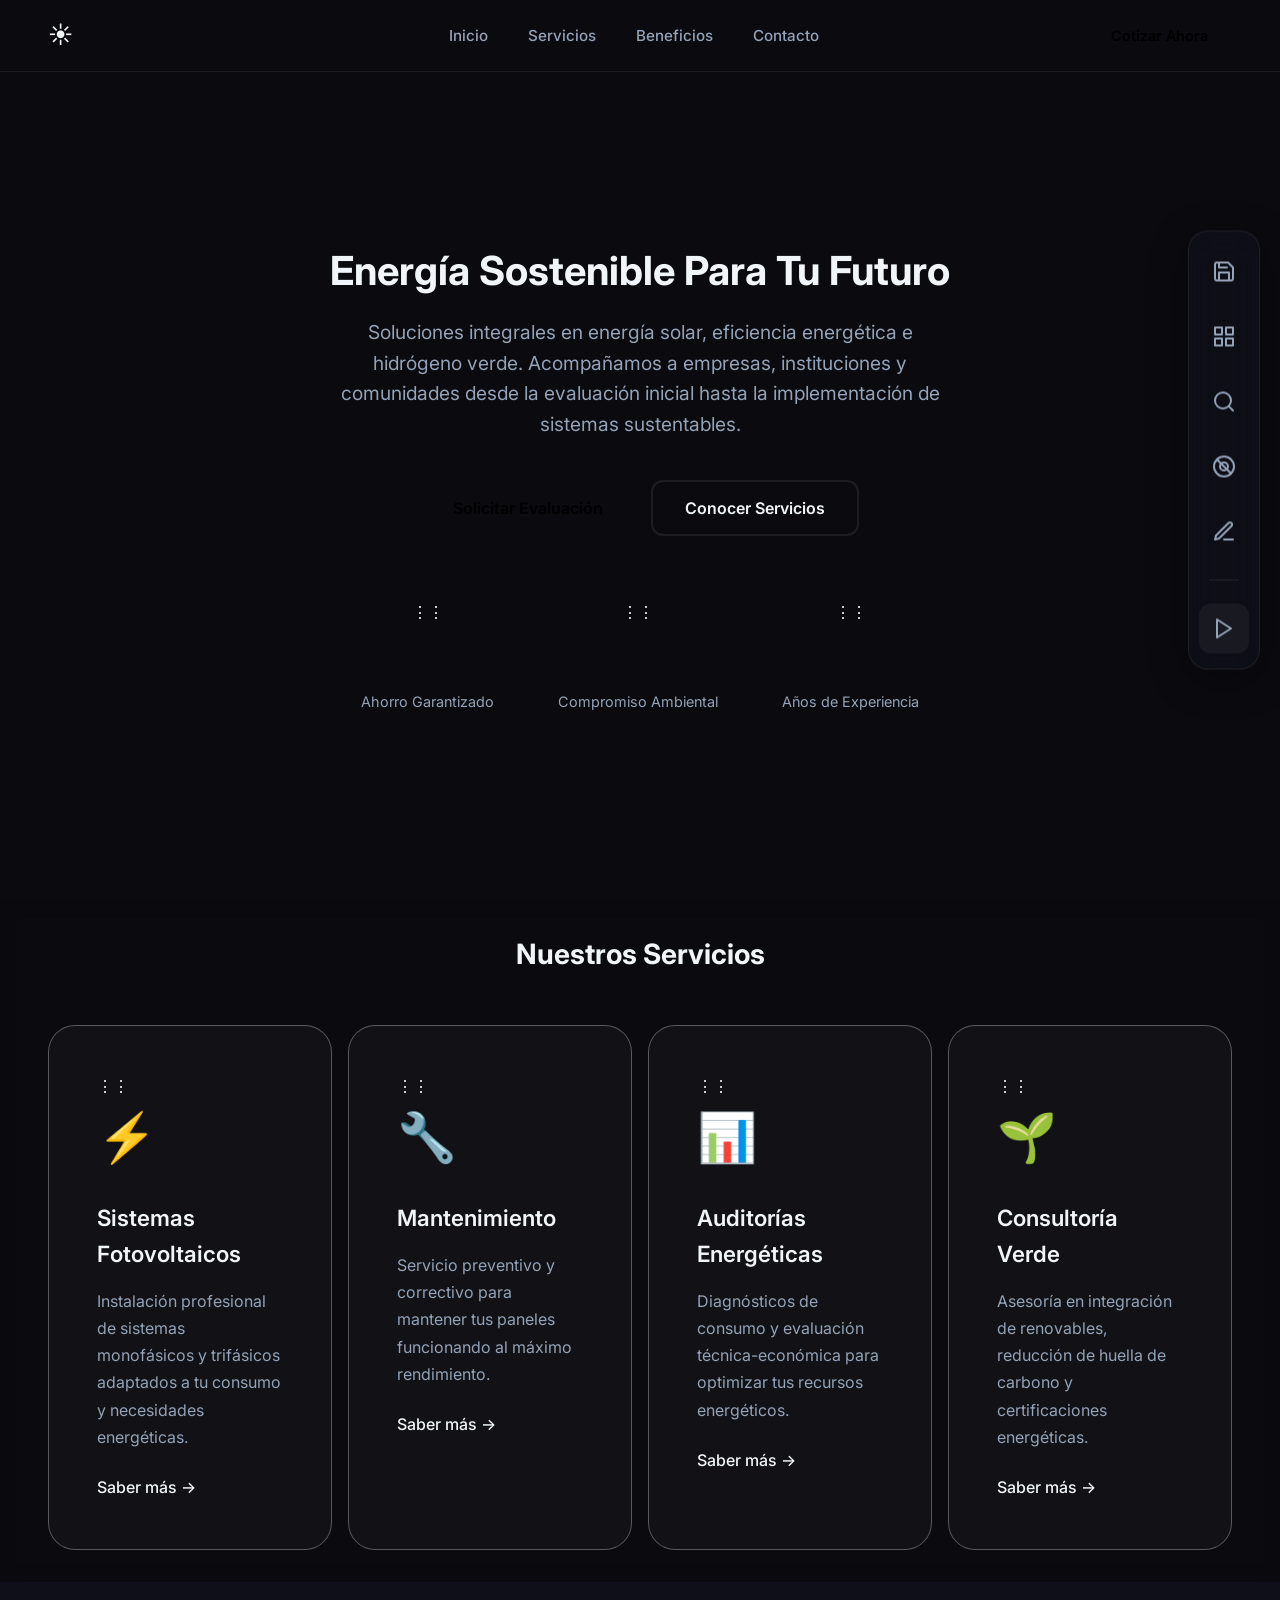
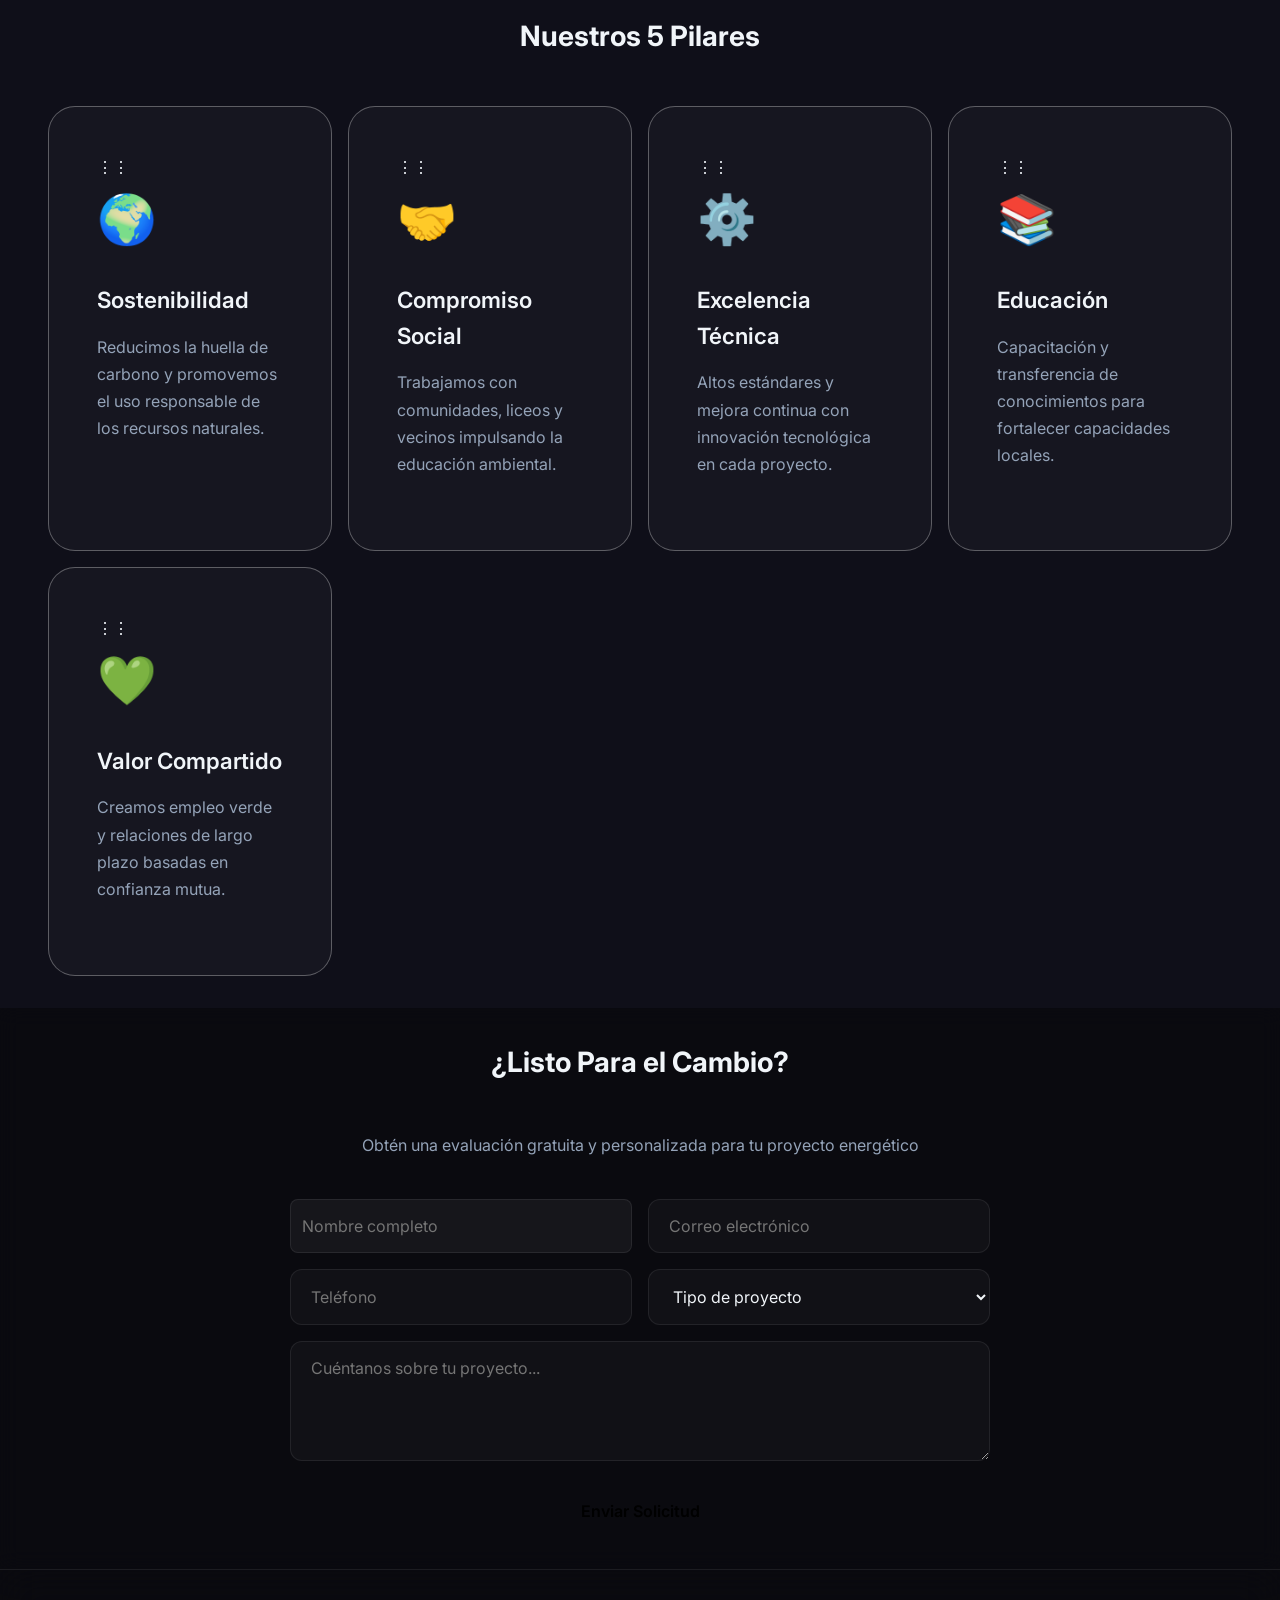
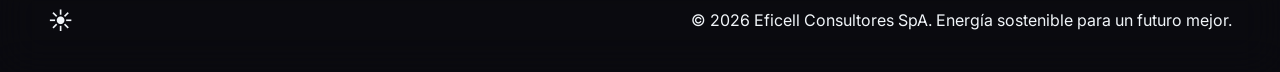
<file: index.html>
<!--
============================================
LANDING PAGE - SERVICIO DE INSTALACIÓN DE PANELES SOLARES
============================================
Prototipo interactivo con:
- Fondo de red animada que responde al mouse
- Tarjetas con efecto de iluminación al hover
- Panel de edición para personalizar la red en tiempo real
============================================
-->
<!DOCTYPE html>
<html lang="es">

<head>
    <!-- Codificación de caracteres UTF-8 para soporte de acentos y ñ -->
    <meta charset="UTF-8">

    <!-- Viewport para diseño responsivo en móviles -->
    <meta name="viewport" content="width=device-width, initial-scale=1.0">

    <!-- Meta descripción para SEO -->
    <meta name="description"
        content="Instalación profesional de paneles solares - Energía limpia para tu hogar y negocio">

    <!-- Título de la página (aparece en la pestaña del navegador) -->
    <title>SolarTech - Paneles Solares</title>

    <!-- Hoja de estilos principal -->
    <link rel="stylesheet" href="styles.css">
    <link rel="stylesheet" href="prototyper.css">

    <!-- Fuente Inter de Google Fonts (moderna y legible) -->
    <link href="https://fonts.googleapis.com/css2?family=Inter:wght@300;400;500;600;700&display=swap" rel="stylesheet">
</head>

<body>

    <!-- ============================================
         CANVAS: Fondo de red interactiva
         La animación se controla desde network.js
         ============================================ -->



    <!-- ============================================
         NAVEGACIÓN: Barra fija superior
         - Logo con ícono de sol
         - Menú con enlaces a secciones
         - Botón CTA (Call To Action)
         ============================================ -->
    <nav class="navbar">
        <div class="nav-brand">
            <span class="brand-icon">☀️</span>
            <span class="brand-text">SolarTech</span>
        </div>
        <ul class="nav-menu">
            <li><a href="#inicio" class="nav-link">Inicio</a></li>
            <li><a href="#servicios" class="nav-link">Servicios</a></li>
            <li><a href="#beneficios" class="nav-link">Beneficios</a></li>
            <li><a href="#contacto" class="nav-link">Contacto</a></li>
        </ul>
        <button class="nav-cta">Cotizar Ahora</button>
    </nav>

    <!-- ============================================
         HERO: Sección principal de bienvenida
         - Título con efecto de gradiente
         - Subtítulo descriptivo del servicio
         - Botones de acción
         - Estadísticas de credibilidad
         ============================================ -->
    <section id="inicio" class="hero">
        <div class="hero-content">
            <h1 class="hero-title" data-content="hero.title">Energía Sostenible Para Tu Futuro</h1>
            <p class="hero-subtitle" data-content="hero.subtitle">Soluciones integrales en energía solar, eficiencia energética e hidrógeno verde. Acompañamos a empresas, instituciones y comunidades desde la evaluación inicial hasta la implementación de sistemas sustentables.</p>
            <div class="hero-buttons">
                <button class="btn btn-primary" data-content="hero.ctaPrimary">Solicitar Evaluación</button>
                <button class="btn btn-secondary" data-content="hero.ctaSecondary">Conocer Servicios</button>
            </div>
            <div class="hero-stats" data-section="hero.stats">
                <div class="stat-item" data-index="0" draggable="false">
                    <div class="drag-handle">⋮⋮</div>
                    <span class="stat-number" data-content="hero.stats.0.number">30%</span>
                    <span class="stat-label" data-content="hero.stats.0.label">Ahorro Garantizado</span>
                </div>

                <div class="stat-item" data-index="1" draggable="false">
                    <div class="drag-handle">⋮⋮</div>
                    <span class="stat-number" data-content="hero.stats.1.number">100%</span>
                    <span class="stat-label" data-content="hero.stats.1.label">Compromiso Ambiental</span>
                </div>

                <div class="stat-item" data-index="2" draggable="false">
                    <div class="drag-handle">⋮⋮</div>
                    <span class="stat-number" data-content="hero.stats.2.number">5</span>
                    <span class="stat-label" data-content="hero.stats.2.label">Años de Experiencia</span>
                </div>
            </div>
        </div>
    </section>

    <!-- ============================================
         SERVICIOS: Tipos de instalación ofrecidos
         - data-glow: atributo para efecto de iluminación
         - Cada tarjeta se ilumina al hacer hover
         ============================================ -->
    <section id="servicios" class="services">
        <h2 class="section-title" data-content="services.title">Nuestros Servicios</h2>
        <div class="services-grid" data-section="services">
                <div class="service-card" data-glow="" data-index="0" draggable="false">
                    <div class="drag-handle">⋮⋮</div>
                    <div class="card-icon" data-content="services.0.icon">⚡</div>
                    <h3 data-content="services.0.title">Sistemas Fotovoltaicos</h3>
                    <p data-content="services.0.description">Instalación profesional de sistemas monofásicos y trifásicos adaptados a tu consumo y necesidades energéticas.</p>
                    <a href="#" class="card-link">Saber más →</a>
                </div>

                <div class="service-card" data-glow="" data-index="1" draggable="false">
                    <div class="drag-handle">⋮⋮</div>
                    <div class="card-icon" data-content="services.1.icon">🔧</div>
                    <h3 data-content="services.1.title">Mantenimiento</h3>
                    <p data-content="services.1.description">Servicio preventivo y correctivo para mantener tus paneles funcionando al máximo rendimiento.</p>
                    <a href="#" class="card-link">Saber más →</a>
                </div>

                <div class="service-card" data-glow="" data-index="2" draggable="false">
                    <div class="drag-handle">⋮⋮</div>
                    <div class="card-icon" data-content="services.2.icon">📊</div>
                    <h3 data-content="services.2.title">Auditorías Energéticas</h3>
                    <p data-content="services.2.description">Diagnósticos de consumo y evaluación técnica-económica para optimizar tus recursos energéticos.</p>
                    <a href="#" class="card-link">Saber más →</a>
                </div>

                <div class="service-card" data-glow="" data-index="3" draggable="false">
                    <div class="drag-handle">⋮⋮</div>
                    <div class="card-icon" data-content="services.3.icon">🌱</div>
                    <h3 data-content="services.3.title">Consultoría Verde</h3>
                    <p data-content="services.3.description">Asesoría en integración de renovables, reducción de huella de carbono y certificaciones energéticas.</p>
                    <a href="#" class="card-link">Saber más →</a>
                </div>
            </div>
    </section>

    <!-- Benefits Section -->
    <section id="beneficios" class="benefits">
        <h2 class="section-title" data-content="benefits.title">Nuestros 5 Pilares</h2>
        <div class="benefits-grid" data-section="benefits">
                <div class="benefit-item" data-glow="" data-index="0" draggable="false">
                    <div class="drag-handle">⋮⋮</div>
                    <div class="benefit-icon" data-content="benefits.0.icon">🌍</div>
                    <h4 data-content="benefits.0.title">Sostenibilidad</h4>
                    <p data-content="benefits.0.description">Reducimos la huella de carbono y promovemos el uso responsable de los recursos naturales.</p>
                </div>

                <div class="benefit-item" data-glow="" data-index="1" draggable="false">
                    <div class="drag-handle">⋮⋮</div>
                    <div class="benefit-icon" data-content="benefits.1.icon">🤝</div>
                    <h4 data-content="benefits.1.title">Compromiso Social</h4>
                    <p data-content="benefits.1.description">Trabajamos con comunidades, liceos y vecinos impulsando la educación ambiental.</p>
                </div>

                <div class="benefit-item" data-glow="" data-index="2" draggable="false">
                    <div class="drag-handle">⋮⋮</div>
                    <div class="benefit-icon" data-content="benefits.2.icon">⚙️</div>
                    <h4 data-content="benefits.2.title">Excelencia Técnica</h4>
                    <p data-content="benefits.2.description">Altos estándares y mejora continua con innovación tecnológica en cada proyecto.</p>
                </div>

                <div class="benefit-item" data-glow="" data-index="3" draggable="false">
                    <div class="drag-handle">⋮⋮</div>
                    <div class="benefit-icon" data-content="benefits.3.icon">📚</div>
                    <h4 data-content="benefits.3.title">Educación</h4>
                    <p data-content="benefits.3.description">Capacitación y transferencia de conocimientos para fortalecer capacidades locales.</p>
                </div>

                <div class="benefit-item" data-glow="" data-index="4" draggable="false">
                    <div class="drag-handle">⋮⋮</div>
                    <div class="benefit-icon" data-content="benefits.4.icon">💚</div>
                    <h4 data-content="benefits.4.title">Valor Compartido</h4>
                    <p data-content="benefits.4.description">Creamos empleo verde y relaciones de largo plazo basadas en confianza mutua.</p>
                </div>
            </div>
    </section>

    <!-- Contact Section -->
    <section id="contacto" class="contact">
        <div class="contact-content">
            <h2 class="section-title" data-content="contact.title">¿Listo Para el Cambio?</h2>
            <p class="contact-text" data-content="contact.subtitle">Obtén una evaluación gratuita y personalizada para tu proyecto energético</p>
            <form class="contact-form">
                <div class="form-row">
                    <input type="text" placeholder="Nombre completo" class="form-input" data-glow="">
                    <input type="email" placeholder="Correo electrónico" class="form-input" data-glow="">
                </div>
                <div class="form-row">
                    <input type="tel" placeholder="Teléfono" class="form-input" data-glow="">
                    <select class="form-input" data-glow="">
                        <option value="">Tipo de proyecto</option>
                        <option value="residencial">Residencial</option>
                        <option value="comercial">Comercial</option>
                        <option value="industrial">Industrial</option>
                    </select>
                </div>
                <textarea placeholder="Cuéntanos sobre tu proyecto..." class="form-input form-textarea" data-glow=""></textarea>
                <button type="submit" class="btn btn-primary btn-full">Enviar Solicitud</button>
            </form>
        </div>
    </section>

    <!-- Footer -->
    <footer class="footer">
        <div class="footer-content">
            <div class="footer-brand">
                <span class="brand-icon">☀️</span>
                <span class="brand-text" data-content="siteName">Eficell</span>
            </div>
            <p class="footer-text" data-content="footer.copyright">© 2026 Eficell Consultores SpA. Energía sostenible para un futuro mejor.</p>
        </div>
    </footer>


    <!-- El panel de estilos se genera dinámicamente en style-editor.js, pero le añadiremos la clase floating-module en JS -->

    <!-- Scripts -->
    <script src="prototyper.js"></script> <!-- Core Engine (Loads First) -->
    <script src="network.js"></script>
    <script src="style-editor.js"></script>
    <script src="editor.js"></script>
    <script src="inspector.js"></script>
    <script src="palette.js"></script>



<div id="contentActionsPanel" class="content-actions-panel" style="display: none;">
            <h3 style="font-size:0.9rem; margin-bottom:0.5rem; color:var(--text-secondary);">Edición de Contenido</h3>
            <button id="saveContentBtn" class="save-btn">
                💾 Guardar
            </button>
            <div class="btn-row">
                <button id="exportContentBtn" class="export-btn">
                    📤 Exportar
                </button>
                <button id="importContentBtn" class="import-btn">
                    📥 Importar
                </button>
            </div>
            <input type="file" id="importContentFile" accept=".json" style="display: none;">
            <button id="cancelEditBtn" class="reset-btn">
                ↩️ Cancelar
            </button>
        </div>
</body>

</html>
</file>
<file: styles.css>
/* ============================================
   ESTILOS - LANDING PAGE PANELES SOLARES
   ============================================ */

/* Reset: elimina márgenes y paddings por defecto */
* {
    margin: 0;
    padding: 0;
    box-sizing: border-box;
}

/* Variables CSS */
:root {
    --primary: #f59e0b;
    --primary-hover: #d97706;
    --primary-glow: rgba(245, 158, 11, 0.4);
    --secondary: #fbbf24;
    --bg-dark: #0a0a0f;
    --bg-section: rgba(15, 15, 25, 0.7);
    --bg-panel: rgba(15, 15, 25, 0.95); /* Más opaco para mejor legibilidad */
    --text-primary: #f1f5f9;
    --text-secondary: #94a3b8;
    --border: rgba(255, 255, 255, 0.08);
    --border-hover: rgba(245, 158, 11, 0.5);
    --glow-color: rgba(251, 191, 36, 0.6);

    /* Variables dinámicas */
    --card-bg-opacity: 0.03;
    --card-border-radius: 20px;
    --card-shadow: 0 25px 50px rgba(0, 0, 0, 0.5);
    --card-hover-scale: 1.02;
    --card-padding: 2.5rem;
    --card-gap: 2rem;
    --btn-border-radius: 12px;
    --btn-hover-scale: 1.03;
    --services-opacity: 0.7;
    --contact-opacity: 0.7;
    --section-padding: 6rem;
    --network-opacity: 0.5;
    --navbar-blur: 20px;
    --navbar-opacity: 0.8;
    --container-width: 1200px;
    --title-size: 2.5rem;
    --body-size: 1rem;
    --transition-speed: 0.3s;
    --hover-lift: 8px;
    --glow-intensity: 0.25;
    --border-opacity: 0.08;
}

html {
    scroll-behavior: smooth;
}

body {
    font-family: 'Inter', -apple-system, BlinkMacSystemFont, sans-serif;
    background: var(--bg-dark);
    color: var(--text-primary);
    line-height: 1.6;
    overflow-x: hidden;
}

/* Canvas */
#networkCanvas {
    position: fixed;
    top: 0;
    left: 0;
    width: 100%;
    height: 100%;
    z-index: 1;
    pointer-events: none;
}

.gradient-text {
    background: linear-gradient(135deg, var(--primary) 0%, var(--secondary) 100%);
    -webkit-background-clip: text;
    -webkit-text-fill-color: transparent;
    background-clip: text;
}

/* Navbar */
.navbar {
    position: fixed;
    top: 0;
    left: 0;
    right: 0;
    z-index: 100;
    display: flex;
    align-items: center;
    justify-content: space-between;
    padding: 1rem 3rem;
    background: rgba(10, 10, 15, var(--navbar-opacity));
    backdrop-filter: blur(var(--navbar-blur));
    border-bottom: 1px solid var(--border);
    transition: all 0.3s ease;
}

.nav-brand {
    display: flex;
    align-items: center;
    gap: 0.5rem;
}

.brand-icon { font-size: 1.5rem; }

.brand-text {
    font-size: 1.3rem;
    font-weight: 700;
    background: linear-gradient(135deg, #fff 0%, var(--primary) 100%);
    -webkit-background-clip: text;
    -webkit-text-fill-color: transparent;
    background-clip: text;
}

.nav-menu {
    display: flex;
    list-style: none;
    gap: 2.5rem;
}

.nav-link {
    color: var(--text-secondary);
    text-decoration: none;
    font-size: 0.95rem;
    font-weight: 500;
    transition: all 0.3s ease;
    position: relative;
    padding: 0.5rem 0;
}

.nav-link::after {
    content: '';
    position: absolute;
    bottom: 0;
    left: 0;
    width: 0;
    height: 2px;
    background: var(--primary);
    transition: width 0.3s ease;
}

.nav-link:hover {
    color: var(--text-primary);
    text-shadow: 0 0 20px var(--glow-color);
}

.nav-link:hover::after { width: 100%; }

.nav-cta {
    padding: 0.7rem 1.5rem;
    background: linear-gradient(135deg, var(--primary) 0%, var(--primary-hover) 100%);
    border: none;
    border-radius: 10px;
    color: #000;
    font-family: inherit;
    font-size: 0.9rem;
    font-weight: 600;
    cursor: pointer;
    transition: all 0.3s ease;
}

.nav-cta:hover {
    transform: translateY(-2px);
    box-shadow: 0 10px 30px var(--primary-glow);
}

/* Hero */
.hero {
    position: relative;
    z-index: 2;
    min-height: 100vh;
    display: flex;
    align-items: center;
    justify-content: center;
    padding: 8rem 3rem 4rem;
}

.hero-content {
    max-width: 800px;
    text-align: center;
}

.hero-title {
    font-size: clamp(2.5rem, 7vw, var(--title-size));
    font-weight: 700;
    line-height: 1.1;
    margin-bottom: 1.5rem;
    animation: fadeInUp 1s ease-out;
}

.hero-subtitle {
    font-size: 1.2rem;
    color: var(--text-secondary);
    max-width: 600px;
    margin: 0 auto 2.5rem;
    animation: fadeInUp 1s ease-out 0.2s both;
}

.hero-buttons {
    display: flex;
    justify-content: center;
    gap: 1rem;
    margin-bottom: 4rem;
    animation: fadeInUp 1s ease-out 0.4s both;
}

.btn {
    padding: 1rem 2rem;
    border-radius: var(--btn-border-radius);
    font-family: inherit;
    font-size: 1rem;
    font-weight: 600;
    cursor: pointer;
    transition: all var(--transition-speed) cubic-bezier(0.4, 0, 0.2, 1);
    position: relative;
    overflow: hidden;
}

.btn-primary {
    background: linear-gradient(135deg, var(--primary) 0%, var(--primary-hover) 100%);
    border: none;
    color: #000;
}

.btn-primary:hover {
    transform: translateY(-3px) scale(var(--btn-hover-scale));
    box-shadow: 0 15px 40px var(--primary-glow);
}

.btn-secondary {
    background: transparent;
    border: 2px solid var(--border);
    color: var(--text-primary);
}

.btn-secondary:hover {
    border-color: var(--primary);
    box-shadow: 0 0 30px var(--primary-glow), inset 0 0 20px rgba(245, 158, 11, 0.1);
    text-shadow: 0 0 10px var(--glow-color);
}

.hero-stats {
    display: flex;
    justify-content: center;
    gap: 4rem;
    animation: fadeInUp 1s ease-out 0.6s both;
}

.stat-item { text-align: center; }

.stat-number {
    display: block;
    font-size: 2.5rem;
    font-weight: 700;
    background: linear-gradient(135deg, #fff 0%, var(--primary) 100%);
    -webkit-background-clip: text;
    -webkit-text-fill-color: transparent;
    background-clip: text;
}

.stat-label {
    font-size: 0.9rem;
    color: var(--text-secondary);
}

@keyframes fadeInUp {
    from { opacity: 0; transform: translateY(30px); }
    to { opacity: 1; transform: translateY(0); }
}

/* Sections */
section {
    position: relative;
    z-index: 2;
    padding: var(--section-padding) 3rem;
}

.section-title {
    font-size: var(--title-size);
    font-weight: 700;
    text-align: center;
    margin-bottom: 3rem;
}

.services { background: rgba(15, 15, 25, var(--services-opacity)); backdrop-filter: blur(10px); }
.benefits { background: rgba(15, 15, 25, var(--benefits-opacity)); }
.contact { background: rgba(15, 15, 25, var(--contact-opacity)); backdrop-filter: blur(10px); }

.services-grid, .benefits-grid {
    display: grid;
    grid-template-columns: repeat(auto-fit, minmax(280px, 1fr));
    gap: var(--card-gap);
    max-width: var(--container-width);
    margin: 0 auto;
}

.service-card, .benefit-item {
    background: rgba(255, 255, 255, var(--card-bg-opacity));
    border: 1px solid rgba(255, 255, 255, var(--border-opacity));
    border-radius: var(--card-border-radius);
    padding: var(--card-padding);
    transition: all var(--transition-speed) cubic-bezier(0.4, 0, 0.2, 1);
    position: relative;
    overflow: hidden;
}

.service-card:hover, .benefit-item:hover {
    border-color: var(--primary);
    background: rgba(245, 158, 11, 0.12);
    transform: translateY(calc(var(--hover-lift) * -1)) scale(var(--card-hover-scale));
    box-shadow: 0 0 40px rgba(245, 158, 11, var(--glow-intensity)), 0 20px 60px rgba(245, 158, 11, 0.15);
}

.card-icon, .benefit-icon {
    font-size: 3rem;
    margin-bottom: 1.5rem;
    display: block;
}

.service-card h3, .benefit-item h4 {
    font-size: 1.4rem;
    font-weight: 600;
    margin-bottom: 1rem;
    transition: text-shadow 0.3s ease;
}

.service-card:hover h3, .benefit-item:hover h4 {
    text-shadow: 0 0 20px var(--glow-color);
}

.service-card p, .benefit-item p {
    color: var(--text-secondary);
    margin-bottom: 1.5rem;
    line-height: 1.7;
    font-size: var(--body-size);
}

.card-link {
    color: var(--primary);
    text-decoration: none;
    font-weight: 500;
    transition: all 0.3s ease;
}

.card-link:hover { text-shadow: 0 0 15px var(--glow-color); }

/* Contact Form */
.contact-content {
    max-width: 700px;
    margin: 0 auto;
    text-align: center;
}

.contact-text {
    color: var(--text-secondary);
    font-size: var(--body-size);
    margin-bottom: 2.5rem;
}

.contact-form {
    display: flex;
    flex-direction: column;
    gap: 1rem;
}

.form-row {
    display: grid;
    grid-template-columns: repeat(auto-fit, minmax(200px, 1fr));
    gap: 1rem;
}

.form-input {
    width: 100%;
    padding: 1rem 1.25rem;
    background: rgba(255, 255, 255, 0.03);
    border: 1px solid var(--border);
    border-radius: 12px;
    color: var(--text-primary);
    font-family: inherit;
    font-size: 1rem;
    transition: all 0.3s ease;
}

.form-input:hover { border-color: var(--border-hover); box-shadow: 0 0 20px rgba(245, 158, 11, 0.1); }
.form-input:focus { outline: none; border-color: var(--primary); box-shadow: 0 0 30px var(--primary-glow); }
.form-textarea { min-height: 120px; resize: vertical; }

.btn-full { width: 100%; margin-top: 0.5rem; }

/* Footer */
.footer {
    position: relative;
    z-index: 2;
    padding: 2rem 3rem;
    border-top: 1px solid var(--border);
    background: rgba(10, 10, 15, 0.8);
    backdrop-filter: blur(20px);
}

.footer-content {
    display: flex;
    align-items: center;
    justify-content: space-between;
    max-width: 1200px;
    margin: 0 auto;
}

/* ============================================
   DOCK LATERAL & FLOATING MODULES
   ============================================ */

/* Contenedor del Dock (derecha, vertical) */
.dock-container {
    position: fixed;
    top: 50%;
    right: 20px;
    transform: translateY(-50%);
    z-index: 1000;
}

.dock {
    display: flex;
    flex-direction: column;
    gap: 15px;
    background: rgba(15, 15, 25, 0.8);
    backdrop-filter: blur(15px);
    border: 1px solid var(--border);
    padding: 15px 10px;
    border-radius: 20px;
    box-shadow: 0 10px 40px rgba(0,0,0,0.3);
}

.dock-btn {
    width: 50px;
    height: 50px;
    border-radius: 12px;
    border: 1px solid transparent;
    background: transparent;
    color: var(--text-secondary);
    cursor: pointer;
    transition: all 0.3s ease;
    display: flex;
    align-items: center;
    justify-content: center;
    position: relative;
}

.dock-btn:hover {
    background: rgba(255, 255, 255, 0.05);
    color: var(--text-primary);
}

.dock-btn.active {
    background: rgba(245, 158, 11, 0.15);
    color: var(--primary);
    border-color: var(--primary);
    box-shadow: 0 0 15px var(--primary-glow);
}

/* Tooltips */
.dock-tooltip {
    position: absolute;
    right: 120%;
    top: 50%;
    transform: translateY(-50%) translateX(10px);
    background: var(--bg-panel);
    padding: 5px 10px;
    border-radius: 6px;
    font-size: 0.8rem;
    opacity: 0;
    pointer-events: none;
    transition: all 0.2s ease;
    white-space: nowrap;
    border: 1px solid var(--border);
}

.dock-btn:hover .dock-tooltip {
    opacity: 1;
    transform: translateY(-50%) translateX(0);
}

/* Módulos Flotantes (Paneles) */
.floating-module {
    position: fixed;
    top: 50%;
    right: 90px; /* A la izquierda del dock */
    transform: translateY(-50%) translateX(20px);
    width: 320px;
    max-height: 80vh;
    background: var(--bg-panel);
    border: 1px solid var(--border);
    border-radius: 16px;
    backdrop-filter: blur(20px);
    box-shadow: 0 25px 50px rgba(0, 0, 0, 0.5);
    opacity: 0;
    pointer-events: none;
    transition: all 0.4s cubic-bezier(0.2, 0.8, 0.2, 1);
    overflow: hidden;
    z-index: 999;
    display: flex;
    flex-direction: column;
}

.floating-module.active {
    transform: translateY(-50%) translateX(0);
    opacity: 1;
    pointer-events: auto;
}

/* Cabecera del panel */
.panel-header {
    display: flex;
    align-items: center;
    justify-content: space-between;
    padding: 1.25rem 1.5rem;
    border-bottom: 1px solid var(--border);
    background: rgba(255,255,255,0.02);
}

.panel-header h2 {
    font-size: 1rem;
    font-weight: 600;
    background: linear-gradient(135deg, #fff 0%, var(--primary) 100%);
    -webkit-background-clip: text;
    -webkit-text-fill-color: transparent;
    background-clip: text;
}

.close-btn {
    background: none;
    border: none;
    color: var(--text-secondary);
    font-size: 1.5rem;
    cursor: pointer;
    line-height: 1;
    transition: color 0.2s;
}

.close-btn:hover { color: #ef4444; }

/* Contenido del panel */
.panel-content {
    padding: 1.5rem;
    overflow-y: auto;
}

/* Controles */
.control-group { margin-bottom: 1.25rem; }
.control-group label {
    display: block;
    font-size: 0.85rem;
    color: var(--text-secondary);
    margin-bottom: 0.5rem;
}
.control-group label span { color: var(--primary); }

select, input[type="text"], input[type="number"] {
    width: 100%;
    padding: 0.7rem;
    background: rgba(255, 255, 255, 0.05);
    border: 1px solid var(--border);
    border-radius: 8px;
    color: var(--text-primary);
    outline: none;
}
select:focus { border-color: var(--primary); }

input[type="range"] {
    width: 100%;
    height: 6px;
    background: rgba(255,255,255,0.1);
    border-radius: 3px;
    appearance: none;
    cursor: pointer;
}
input[type="range"]::-webkit-slider-thumb {
    appearance: none;
    width: 18px;
    height: 18px;
    background: var(--primary);
    border-radius: 50%;
    cursor: pointer;
    box-shadow: 0 0 10px var(--primary-glow);
}

input[type="color"] {
    width: 100%;
    height: 40px;
    border: 1px solid var(--border);
    border-radius: 8px;
    background: transparent;
    cursor: pointer;
}

/* Panel Actions */
.panel-actions {
    display: flex;
    flex-direction: column;
    gap: 0.75rem;
    margin-top: 1rem;
}
.btn-row { display: flex; gap: 0.5rem; }

.save-btn, .export-btn, .import-btn, .reset-btn {
    padding: 0.7rem;
    border-radius: 8px;
    border: 1px solid transparent;
    font-weight: 500;
    cursor: pointer;
    transition: all 0.3s;
    font-family: inherit;
    font-size: 0.9rem;
    text-align: center;
}

.save-btn {
    background: rgba(34, 197, 94, 0.15);
    border-color: rgba(34, 197, 94, 0.5);
    color: #4ade80;
}
.save-btn:hover {
    background: rgba(34, 197, 94, 0.25);
    box-shadow: 0 0 20px rgba(34, 197, 94, 0.3);
}

.export-btn {
    flex: 1;
    background: rgba(59, 130, 246, 0.15);
    border-color: rgba(59, 130, 246, 0.5);
    color: #60a5fa;
}
.export-btn:hover { background: rgba(59, 130, 246, 0.25); }

.import-btn {
    flex: 1;
    background: rgba(168, 85, 247, 0.15);
    border-color: rgba(168, 85, 247, 0.5);
    color: #c084fc;
}
.import-btn:hover { background: rgba(168, 85, 247, 0.25); }

.reset-btn {
    background: transparent;
    border-color: var(--border);
    color: var(--text-secondary);
}
.reset-btn:hover { border-color: #ef4444; color: #ef4444; }

/* Content Editor Toolbar (Old styles modified to fit if needed) */
/* Lo ocultamos porque ahora usamos el Dock button para togglear */
#contentEditorToolbar {
    display: none !important; /* Managed by JS/Dock logic mostly */
}

/* Estilos específicos para la edición inline */
body.edit-mode [data-content] {
    outline: 2px dashed rgba(245, 158, 11, 0.3);
    outline-offset: 4px;
    cursor: text;
}
body.edit-mode [data-content]:hover {
    outline-color: var(--primary);
    background: rgba(245, 158, 11, 0.05);
}
/* Toolbar de acciones de contenido (Guardar/Cancelar) */
/* Haremos que aparezca como un panel flotante o cerca del dock cuando esté activo */
.content-actions-panel {
    position: fixed;
    top: 50%;
    right: 90px;
    transform: translateY(-50%);
    background: var(--bg-panel);
    padding: 1rem;
    border-radius: 12px;
    border: 1px solid var(--border);
    display: flex;
    flex-direction: column;
    gap: 0.5rem;
    z-index: 999;
}
</file>
<file: prototyper.css>
/* =========================================
   PROTOTYPING ENGINE STYLES
   ========================================= */

/* --- Selection System --- */
.proto-hover {
    outline: 2px dashed var(--primary) !important;
    outline-offset: -2px;
    cursor: pointer;
}

.proto-selected {
    outline: 2px solid var(--primary) !important;
    outline-offset: -2px;
    position: relative;
    z-index: 10;
}

/* Optional: Label for selected element */
.proto-selected::after {
    content: attr(data-proto-label);
    position: absolute;
    top: -24px;
    left: 0;
    background: var(--primary);
    color: white;
    font-size: 10px;
    padding: 2px 6px;
    border-radius: 4px 4px 0 0;
    pointer-events: none;
    white-space: nowrap;
    font-family: monospace;
}

/* --- Play Mode --- */
/* Hide floating modules */
body.proto-play .floating-module {
    display: none !important;
}

/* Hide selection outlines */
body.proto-play .proto-hover,
body.proto-play .proto-selected {
    outline: none !important;
}

body.proto-play .proto-selected::after {
    display: none !important;
}

/* Hide dock buttons except toggle */
body.proto-play .dock-btn:not(.mode-toggle) {
    display: none !important;
}

body.proto-play .dock-separator {
    display: none !important;
}

/* Minimalist dock in play mode */
body.proto-play .dock {
    background: transparent;
    border: none;
    box-shadow: none;
    width: auto;
}

/* --- Dock Extras --- */
.dock-separator {
    width: 60%;
    height: 1px;
    background: rgba(255,255,255,0.1);
    margin: 8px auto;
}

.dock-btn.mode-toggle {
    margin-top: auto; /* Push to bottom */
    background: rgba(255, 255, 255, 0.05);
}

.dock-btn.mode-toggle.active {
    background: var(--success, #10b981);
    color: white;
    box-shadow: 0 0 10px rgba(16, 185, 129, 0.4);
}

/* --- Inspector Panel --- */
.inspector-panel .panel-content {
    display: flex;
    flex-direction: column;
    gap: 1rem;
    padding-bottom: 5rem; /* Space for scroll */
}

.inspector-panel .empty-state {
    text-align: center;
    padding: 2rem 0;
    color: var(--text-secondary);
    font-style: italic;
}

.panel-divider {
    border: 0;
    border-top: 1px solid var(--border);
    margin: 1rem 0;
    opacity: 0.3;
}

.control-row {
    display: flex;
    gap: 0.5rem;
    margin-bottom: 0.5rem;
}

.control-col {
    flex: 1;
    display: flex;
    flex-direction: column;
    gap: 0.25rem;
}

.control-col label {
    font-size: 0.7rem;
    color: var(--text-secondary);
}

.control-col input,
.control-col select {
    width: 100%;
    padding: 0.4rem;
    background: rgba(0,0,0,0.2);
    border: 1px solid var(--border);
    border-radius: 4px;
    color: var(--text);
    font-size: 0.8rem;
}

.color-input-wrapper {
    display: flex;
    gap: 0.5rem;
    align-items: center;
}

.color-input-wrapper input[type="color"] {
    width: 30px;
    height: 30px;
    padding: 0;
    border: none;
    background: none;
    cursor: pointer;
}

.icon-toggle-group {
    display: flex;
    border: 1px solid var(--border);
    border-radius: 4px;
    overflow: hidden;
}

.icon-btn {
    flex: 1;
    background: rgba(0,0,0,0.2);
    border: none;
    color: var(--text);
    padding: 4px;
    cursor: pointer;
    font-size: 0.8rem;
}

.icon-btn:hover {
    background: rgba(255,255,255,0.1);
}

.danger-btn {
    background: rgba(220, 38, 38, 0.2);
    color: #f87171;
    border: 1px solid rgba(220, 38, 38, 0.4);
    padding: 0.5rem;
    border-radius: 6px;
    cursor: pointer;
    transition: all 0.2s;
}

.danger-btn:hover {
    background: rgba(220, 38, 38, 0.4);
}

/* --- Palette Panel --- */
.palette-tabs {
    display: flex;
    border-bottom: 1px solid var(--border);
    margin-bottom: 1rem;
}

.palette-tab {
    flex: 1;
    background: none;
    border: none;
    color: var(--text-secondary);
    padding: 8px 0;
    font-size: 0.8rem;
    cursor: pointer;
    border-bottom: 2px solid transparent;
}

.palette-tab:hover { color: var(--text); }
.palette-tab.active {
    color: var(--primary);
    border-bottom-color: var(--primary);
}

.palette-grid {
    display: grid;
    grid-template-columns: repeat(2, 1fr);
    gap: 0.5rem;
    padding-bottom: 2rem;
}

.palette-item {
    display: flex;
    flex-direction: column;
    align-items: center;
    justify-content: center;
    padding: 1rem;
    background: rgba(255, 255, 255, 0.05);
    border: 1px solid var(--border);
    border-radius: 8px;
    cursor: grab;
    transition: all 0.2s;
    text-align: center;
}

.palette-item:hover {
    background: rgba(255, 255, 255, 0.1);
    border-color: var(--primary);
    transform: translateY(-2px);
}

.palette-item svg {
    margin-bottom: 0.5rem;
    opacity: 0.7;
}

.palette-item span {
    font-size: 0.8rem;
    color: var(--text);
}

.palette-item:active {
    cursor: grabbing;
}

/* --- Drag & Drop Visuals --- */
.proto-drop-marker {
    position: absolute;
    height: 4px;
    background: var(--success, #10b981);
    border-radius: 2px;
    pointer-events: none;
    z-index: 9999;
    box-shadow: 0 0 4px rgba(16, 185, 129, 0.5);
    transition: top 0.1s, left 0.1s;
}

.proto-ghost-drag {
    position: fixed;
    top: -9999px;
    left: -9999px;
    background: rgba(30, 41, 59, 0.9);
    border: 1px solid var(--primary);
    padding: 8px 12px;
    border-radius: 4px;
    color: white;
    font-size: 12px;
    pointer-events: none;
    z-index: 10000;
}

body.dragging-active .proto-hover {
    outline: none !important; /* Disable normal hover when dragging */
}

/* --- Box Model Editor --- */
.box-model-editor {
    display: flex;
    justify-content: center;
    padding: 1rem 0;
    font-size: 10px;
    color: var(--text-secondary);
    user-select: none;
}

.box-margin, .box-border, .box-padding, .box-content {
    position: relative;
    display: flex;
    justify-content: center;
    align-items: center;
    border: 1px dashed rgba(255,255,255,0.2);
    border-radius: 2px;
}

.box-margin {
    background: rgba(245, 158, 11, 0.1); /* Orangeish for margin */
    padding: 24px;
}

.box-border {
    background: rgba(251, 191, 36, 0.1); /* Yellowish for border */
    padding: 24px;
    border-style: solid;
    border-color: rgba(255,255,255,0.1);
}

.box-padding {
    background: rgba(16, 185, 129, 0.1); /* Greenish for padding */
    padding: 24px;
}

.box-content {
    background: rgba(59, 130, 246, 0.1); /* Blueish for content */
    width: 60px;
    height: 20px;
}

.box-label {
    position: absolute;
    top: 2px;
    left: 4px;
    font-size: 9px;
    opacity: 0.7;
    pointer-events: none;
}

.box-input {
    position: absolute;
    width: 20px;
    height: 14px;
    font-size: 9px;
    border: none;
    background: transparent;
    color: var(--text);
    text-align: center;
    padding: 0;
}
.box-input:hover { background: rgba(0,0,0,0.3); }
.box-input:focus { background: black; outline: 1px solid var(--primary); }

.box-input.top { top: 2px; }
.box-input.bottom { bottom: 2px; }
.box-input.left { left: 2px; top: 50%; transform: translateY(-50%); }
.box-input.right { right: 2px; top: 50%; transform: translateY(-50%); }

.box-dims {
    font-size: 9px;
    white-space: nowrap;
}

/* --- Classes Chips --- */
.classes-input-container {
    display: flex;
    gap: 4px;
    margin-bottom: 8px;
}
.classes-input-container input {
    flex: 1;
    background: rgba(0,0,0,0.2);
    border: 1px solid var(--border);
    border-radius: 4px;
    padding: 4px 8px;
    color: var(--text);
}
.classes-input-container button {
    background: var(--primary);
    border: none;
    border-radius: 4px;
    color: white;
    width: 24px;
    cursor: pointer;
}
.chips-container {
    display: flex;
    flex-wrap: wrap;
    gap: 4px;
}
.class-chip {
    background: rgba(255,255,255,0.1);
    border-radius: 12px;
    padding: 2px 8px;
    font-size: 11px;
    display: flex;
    align-items: center;
    gap: 4px;
}
.class-chip span { color: var(--text); }
.class-chip button {
    background: none;
    border: none;
    color: var(--text-secondary);
    cursor: pointer;
    font-size: 12px;
    padding: 0;
    line-height: 1;
    margin-left: 4px;
}
.class-chip button:hover { color: #f87171; }

/* Computed Style Indicator */
input.computed-style {
    font-style: italic;
    opacity: 0.7;
    color: var(--text-secondary);
}
input.inline-style {
    font-weight: bold;
    opacity: 1;
    color: var(--text);
}
</file>
